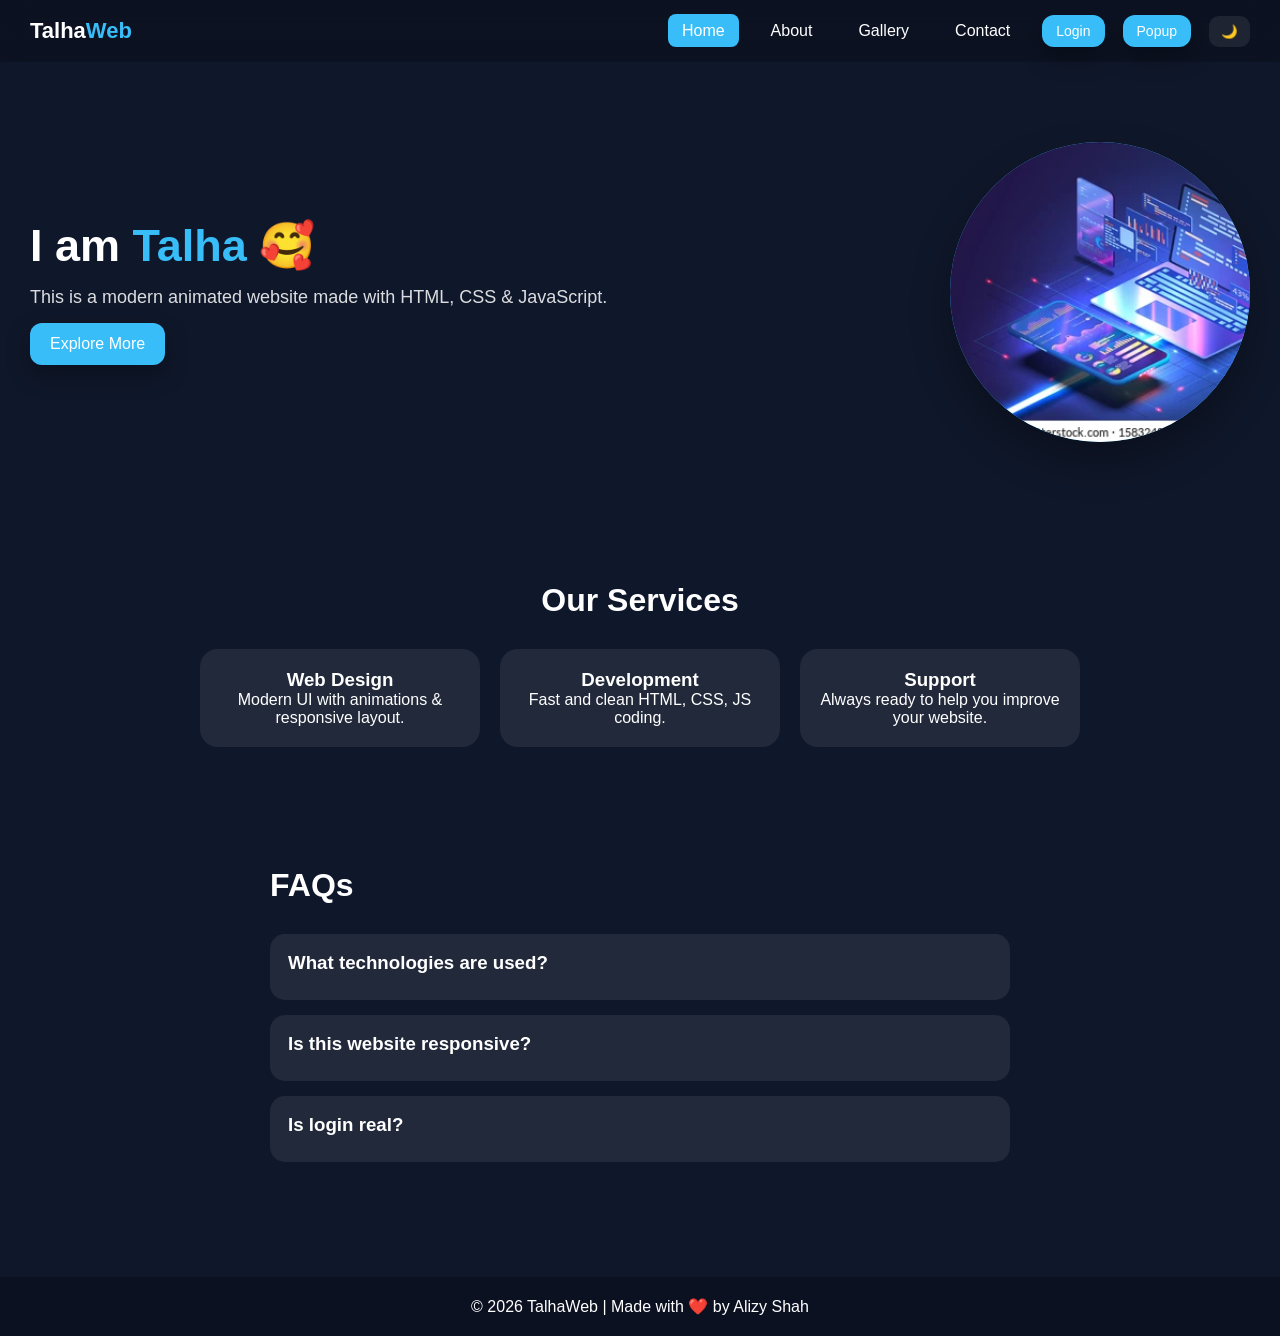
<file: index.html>
<!DOCTYPE html>
<html lang="en">
<head>
  <meta charset="UTF-8" />
  <meta name="viewport" content="width=device-width, initial-scale=1.0" />
  <title>Talha Website</title>
  <link rel="stylesheet" href="style.css" />
</head>
<body>

    <!-- Loader -->
<div id="loader">
  <div class="spinner"></div>
  <h2>Loading TalhaWeb...</h2>
</div>


  <!-- Navbar -->
  <header class="header">
    <nav class="navbar">
      <div class="logo">Talha<span>Web</span></div>

      <ul class="nav-links" id="navLinks">
        <li><a href="index.html" class="active">Home</a></li>
        <li><a href="about.html">About</a></li>
        <li><a href="gallery.html">Gallery</a></li>
        <li><a href="contact.html">Contact</a></li>

        <li><button class="btn small-btn" id="loginBtn">Login</button></li>

        <li><button class="btn small-btn" id="openPopup">Popup</button></li>
        <li><button class="toggle" id="themeBtn">🌙</button></li>
      </ul>

      <div class="menu" id="menuBtn">☰</div>
    </nav>
  </header>

  <!-- Hero Section -->
  <section class="hero">
    <div class="hero-content animate">
     <h1>I am <span id="typing"></span></h1>

      <p>
        This is a modern animated website made with HTML, CSS & JavaScript.
      </p>
      <button class="btn" id="scrollBtn">Explore More</button>
    </div>

    <div class="hero-image animate">
  <div class="blob">
    <img src="img/coding.jpg" alt="Talha Image">
  </div>
</div>

  </section>

  <!-- Services Section -->
  <section class="services" id="services">
    <h2 class="section-title animate">Our Services</h2>

    <div class="service-box">
      <div class="card animate">
        <h3>Web Design</h3>
        <p>Modern UI with animations & responsive layout.</p>
      </div>

      <div class="card animate">
        <h3>Development</h3>
        <p>Fast and clean HTML, CSS, JS coding.</p>
      </div>

      <div class="card animate">
        <h3>Support</h3>
        <p>Always ready to help you improve your website.</p>
      </div>
    </div>
  </section>

  <section class="faq">
  <h2 class="section-title">FAQs</h2>

  <div class="faq-item">
    <h3>What technologies are used?</h3>
    <p>HTML, CSS, JavaScript with animations.</p>
  </div>

  <div class="faq-item">
    <h3>Is this website responsive?</h3>
    <p>Yes, it works on mobile, tablet & desktop.</p>
  </div>

  <div class="faq-item">
    <h3>Is login real?</h3>
    <p>No, this is demo login for learning.</p>
  </div>
</section>


  <!-- Footer -->
  <footer class="footer">
    <p>© 2026 TalhaWeb | Made with ❤️ by Alizy Shah</p>
  </footer>

  <!-- Popup -->
  <div class="popup-overlay" id="popupOverlay">
    <div class="popup">
      <h2>🎉 Welcome Talha!</h2>
      <p>This is a beautiful popup made with JS.</p>
      <button class="btn" id="closePopup">OK</button>
    </div>
  </div>

<!-- Scroll Progress Bar -->
<div id="progressBar"></div>

<!-- Back To Top Button -->
<button id="topBtn">⬆</button>

<!-- Login Popup -->
<div class="popup-overlay" id="loginOverlay">
  <div class="login-popup">
    <h2>🔐 Login</h2>

    <form id="loginForm">
      <input type="text" placeholder="Username" required />
      <input type="password" placeholder="Password" required />
      <button class="btn" type="submit">Login</button>
    </form>

    <p class="close-text" id="closeLogin">Cancel</p>
  </div>
</div>


  <script src="script.js"></script>
</body>
</html>
</file>
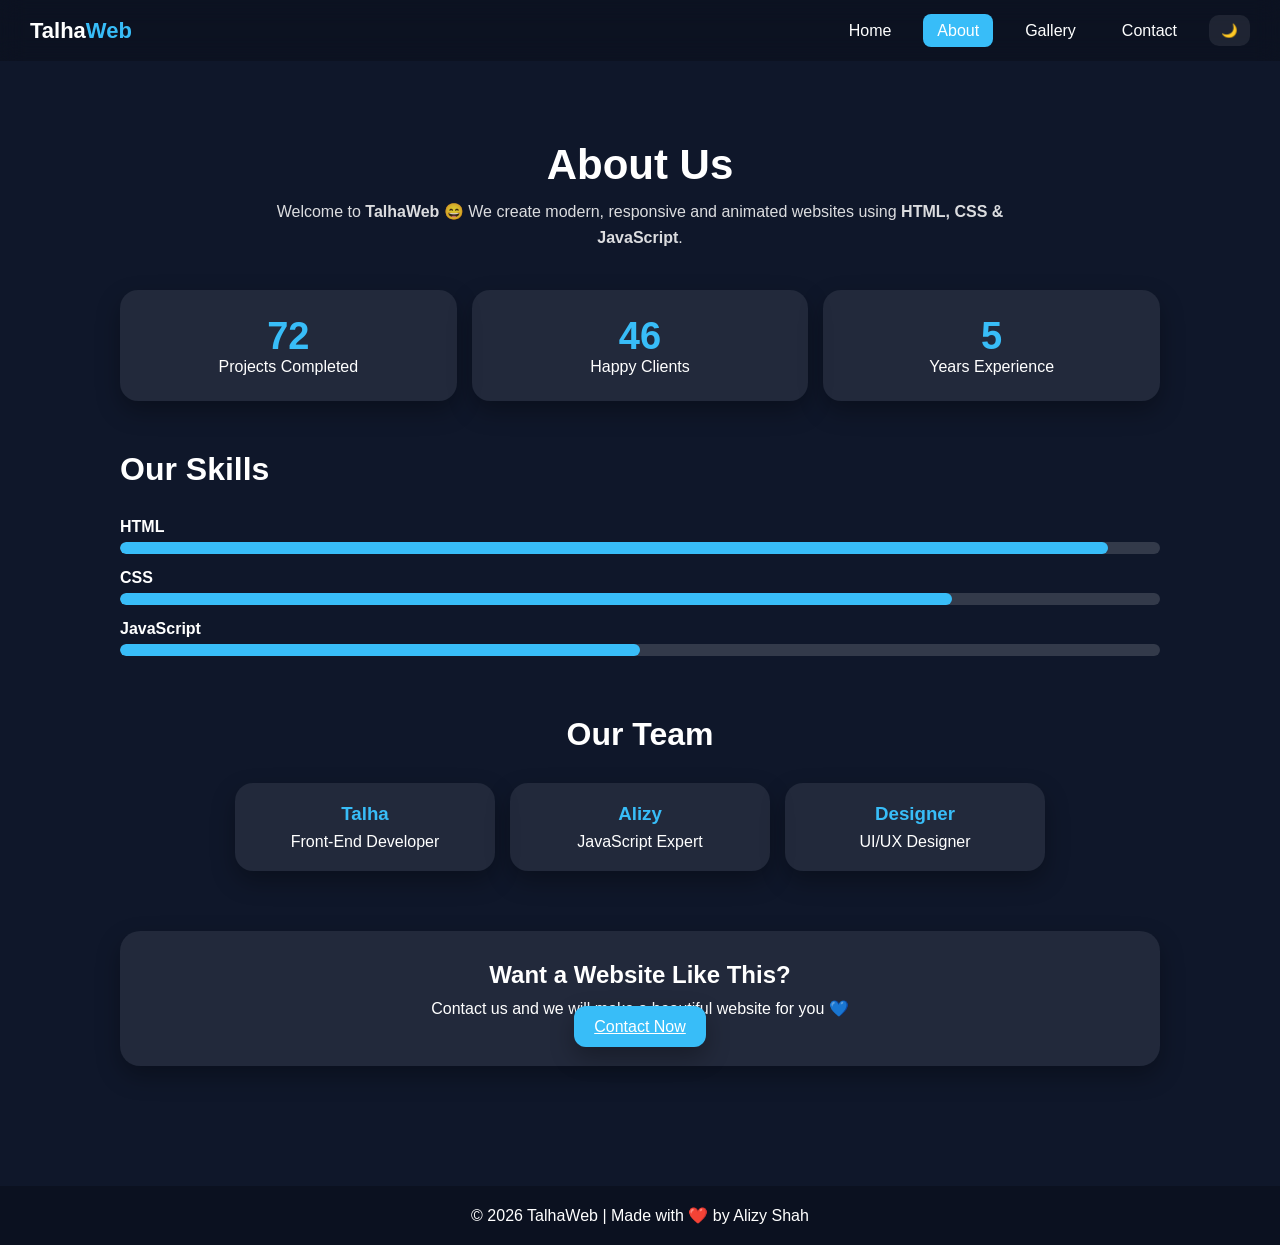
<file: about.html>
<!DOCTYPE html>
<html lang="en">
<head>
  <meta charset="UTF-8" />
  <meta name="viewport" content="width=device-width, initial-scale=1.0" />
  <title>About - Talha Website</title>
  <link rel="stylesheet" href="style.css" />
</head>
<body>

  <header class="header">
    <nav class="navbar">
      <div class="logo">Talha<span>Web</span></div>

      <ul class="nav-links" id="navLinks">
        <li><a href="index.html">Home</a></li>
        <li><a href="about.html" class="active">About</a></li>
        <li><a href="gallery.html">Gallery</a></li>

        <li><a href="contact.html">Contact</a></li>

        <li><button class="toggle" id="themeBtn">🌙</button></li>
      </ul>

      <div class="menu" id="menuBtn">☰</div>
    </nav>
  </header>

  <section class="about-page">

  <div class="about-hero animate">
    <h1>About Us</h1>
    <p>
      Welcome to <b>TalhaWeb</b> 😄  
      We create modern, responsive and animated websites using
      <b>HTML, CSS & JavaScript</b>.
    </p>
  </div>

  <!-- Counters -->
  <div class="counter-box">
    <div class="counter-card animate">
      <h2 class="count" data-target="120">0</h2>
      <p>Projects Completed</p>
    </div>

    <div class="counter-card animate">
      <h2 class="count" data-target="50">0</h2>
      <p>Happy Clients</p>
    </div>

    <div class="counter-card animate">
      <h2 class="count" data-target="5">0</h2>
      <p>Years Experience</p>
    </div>
  </div>

  <!-- Skills -->
  <div class="skills-section animate">
    <h2 class="section-title">Our Skills</h2>

    <div class="skill">
      <p>HTML</p>
      <div class="bar"><span style="width: 95%"></span></div>
    </div>

    <div class="skill">
      <p>CSS</p>
      <div class="bar"><span style="width: 80%"></span></div>
    </div>

    <div class="skill">
      <p>JavaScript</p>
      <div class="bar"><span style="width: 50%"></span></div>
    </div>
  </div>

  <!-- Team -->
  <div class="team-section">
    <h2 class="section-title animate">Our Team</h2>

    <div class="team-cards">
      <div class="team-card animate">
        <h3>Talha</h3>
        <p>Front-End Developer</p>
      </div>

      <div class="team-card animate">
        <h3>Alizy</h3>
        <p>JavaScript Expert</p>
      </div>

      <div class="team-card animate">
        <h3>Designer</h3>
        <p>UI/UX Designer</p>
      </div>
    </div>
  </div>

  <!-- CTA -->
  <div class="about-cta animate">
    <h2>Want a Website Like This?</h2>
    <p>Contact us and we will make a beautiful website for you 💙</p>
    <a href="contact.html" class="btn">Contact Now</a>
  </div>

</section>


  <footer class="footer">
    <p>© 2026 TalhaWeb | Made with ❤️ by Alizy Shah</p>
  </footer>

  <!-- Scroll Progress Bar -->
<div id="progressBar"></div>

<!-- Back To Top Button -->
<button id="topBtn">⬆</button>

<!-- Login Popup -->
<div class="popup-overlay" id="loginOverlay">
  <div class="login-popup">
    <h2>🔐 Login</h2>

    <form id="loginForm">
      <input type="text" placeholder="Username" required />
      <input type="password" placeholder="Password" required />
      <button class="btn" type="submit">Login</button>
    </form>

    <p class="close-text" id="closeLogin">Cancel</p>
  </div>
</div>


  <script src="script.js"></script>
</body>
</html>
</file>
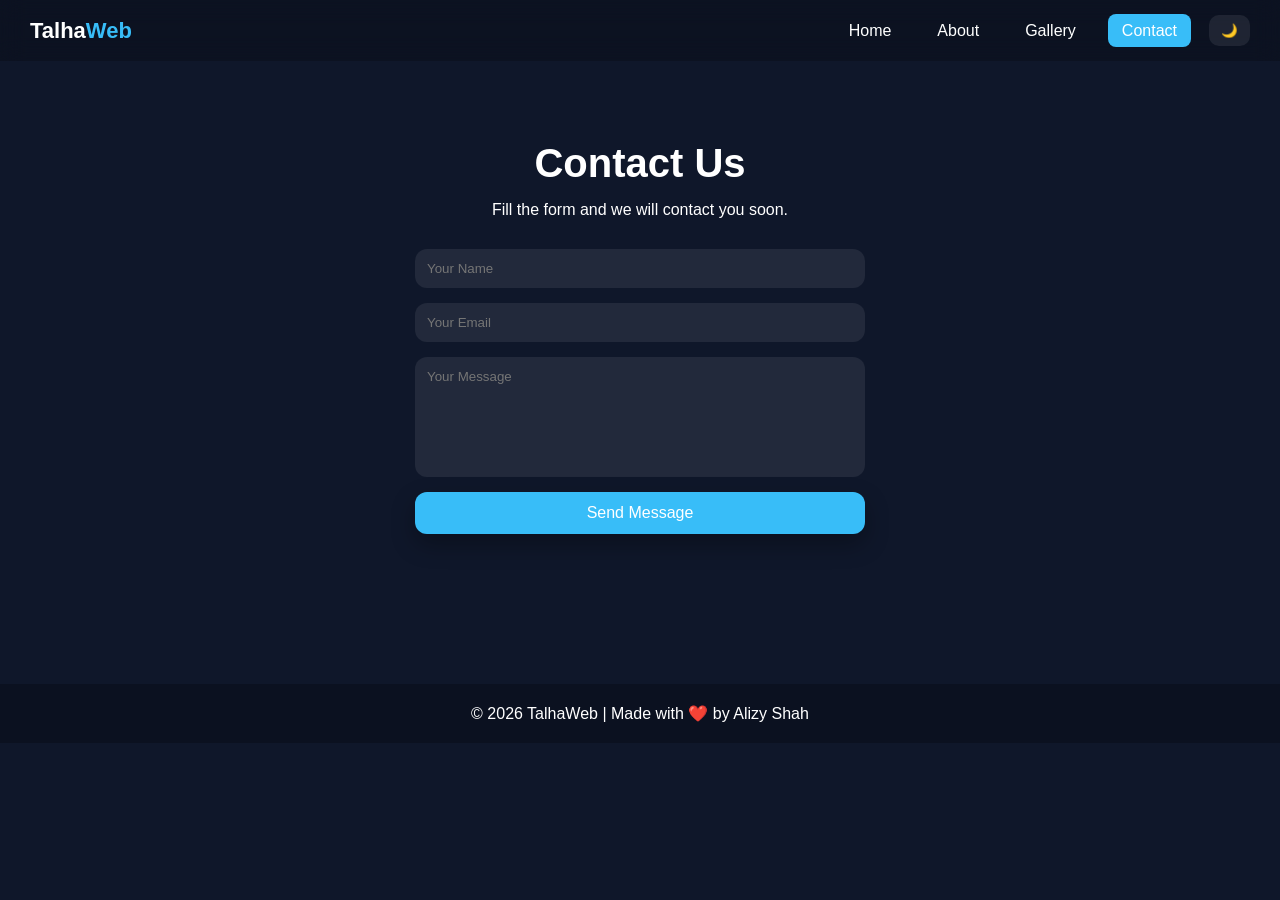
<file: contact.html>
<!DOCTYPE html>
<html lang="en">
<head>
  <meta charset="UTF-8" />
  <meta name="viewport" content="width=device-width, initial-scale=1.0" />
  <title>Contact - Talha Website</title>
  <link rel="stylesheet" href="style.css" />
</head>
<body>

  <header class="header">
    <nav class="navbar">
      <div class="logo">Talha<span>Web</span></div>

      <ul class="nav-links" id="navLinks">
        <li><a href="index.html">Home</a></li>
        <li><a href="about.html">About</a></li>
        <li><a href="gallery.html">Gallery</a></li>

        <li><a href="contact.html" class="active">Contact</a></li>
        <li><button class="toggle" id="themeBtn">🌙</button></li>
      </ul>

      <div class="menu" id="menuBtn">☰</div>
    </nav>
  </header>

  <section class="page">
    <h1 class="animate">Contact Us</h1>
    <p class="animate">Fill the form and we will contact you soon.</p>

    <form class="contact-form animate" id="contactForm">
      <input type="text" placeholder="Your Name" required />
      <input type="email" placeholder="Your Email" required />
      <textarea placeholder="Your Message" required></textarea>
      <button class="btn" type="submit">Send Message</button>
    </form>
  </section>

  <!-- Popup -->
  <div class="popup-overlay" id="popupOverlay">
    <div class="popup">
      <h2>✅ Message Sent!</h2>
      <p>Thanks Talha, we received your message.</p>
      <button class="btn" id="closePopup">OK</button>
    </div>
  </div>

  <footer class="footer">
    <p>© 2026 TalhaWeb | Made with ❤️ by Alizy Shah</p>
  </footer>

  <!-- Scroll Progress Bar -->
<div id="progressBar"></div>

<!-- Back To Top Button -->
<button id="topBtn">⬆</button>

<!-- Login Popup -->
<div class="popup-overlay" id="loginOverlay">
  <div class="login-popup">
    <h2>🔐 Login</h2>

    <form id="loginForm">
      <input type="text" placeholder="Username" required />
      <input type="password" placeholder="Password" required />
      <button class="btn" type="submit">Login</button>
    </form>

    <p class="close-text" id="closeLogin">Cancel</p>
  </div>
</div>


  <script src="script.js"></script>
</body>
</html>
</file>
<file: style.css>
* {
  margin: 0;
  padding: 0;
  box-sizing: border-box;
  font-family: Arial, sans-serif;
}

:root {
  --bg: #0f172a;
  --text: #ffffff;
  --card: rgba(255, 255, 255, 0.08);
  --primary: #38bdf8;
  --shadow: rgba(0, 0, 0, 0.3);
}

body.light {
  --bg: #f8fafc;
  --text: #0f172a;
  --card: rgba(0, 0, 0, 0.06);
  --primary: #2563eb;
}

body {
  background: var(--bg);
  color: var(--text);
  transition: 0.3s ease;
}

/* Navbar */
.header {
  position: sticky;
  top: 0;
  z-index: 999;
  background: rgba(0, 0, 0, 0.2);
  backdrop-filter: blur(12px);
}

.navbar {
  display: flex;
  justify-content: space-between;
  align-items: center;
  padding: 15px 30px;
}

.logo {
  font-size: 22px;
  font-weight: bold;
}
.logo span {
  color: var(--primary);
}

.nav-links {
  list-style: none;
  display: flex;
  align-items: center;
  gap: 18px;
}

.nav-links li a {
  text-decoration: none;
  color: var(--text);
  padding: 8px 14px;
  border-radius: 8px;
  transition: 0.3s;
}

.nav-links li a:hover,
.nav-links li a.active {
  background: var(--primary);
  color: white;
}

.menu {
  display: none;
  font-size: 26px;
  cursor: pointer;
}

.toggle {
  border: none;
  background: var(--card);
  color: var(--text);
  padding: 8px 12px;
  border-radius: 10px;
  cursor: pointer;
}

/* Hero */
.hero {
  display: flex;
  justify-content: space-between;
  align-items: center;
  padding: 80px 30px;
  gap: 30px;
}

.hero-content h1 {
  font-size: 45px;
}
.hero-content h1 span {
  color: var(--primary);
}

.hero-content p {
  margin: 15px 0;
  font-size: 18px;
  opacity: 0.85;
}

.btn {
  padding: 12px 20px;
  border: none;
  border-radius: 12px;
  background: var(--primary);
  color: white;
  font-size: 16px;
  cursor: pointer;
  transition: 0.3s;
  box-shadow: 0 10px 25px var(--shadow);
}

.btn:hover {
  transform: translateY(-3px);
}

.small-btn {
  padding: 8px 14px;
  font-size: 14px;
}

.hero-image {
  width: 300px;
  height: 300px;
  position: relative;
}

.blob {
  width: 300px;
  height: 300px;
  border-radius: 50%;
  background: var(--primary);
  display: flex;
  justify-content: center;
  align-items: center;
  animation: blobMove 4s infinite alternate;
  overflow: hidden;
  box-shadow: 0 20px 40px var(--shadow);
}

.blob img {
  width: 100%;
  height: 100%;
  object-fit: cover;
}


/* Services */
.services {
  padding: 60px 30px;
  text-align: center;
}

.section-title {
  font-size: 32px;
  margin-bottom: 30px;
}

.service-box {
  display: flex;
  gap: 20px;
  justify-content: center;
  flex-wrap: wrap;
}

.card {
  background: var(--card);
  padding: 20px;
  border-radius: 18px;
  width: 280px;
  transition: 0.3s;
}

.card:hover {
  transform: translateY(-6px);
  box-shadow: 0 10px 30px var(--shadow);
}

/* Pages */
.page {
  padding: 80px 30px;
  text-align: center;
}

.page h1 {
  font-size: 40px;
  margin-bottom: 15px;
}

.page p {
  max-width: 700px;
  margin: auto;
  opacity: 0.85;
}

/* About Cards */
.about-cards {
  display: flex;
  justify-content: center;
  flex-wrap: wrap;
  gap: 20px;
  margin-top: 30px;
}

/* Contact Form */
.contact-form {
  max-width: 450px;
  margin: 30px auto;
  display: flex;
  flex-direction: column;
  gap: 15px;
}

.contact-form input,
.contact-form textarea {
  padding: 12px;
  border-radius: 12px;
  border: none;
  outline: none;
  background: var(--card);
  color: var(--text);
}

.contact-form textarea {
  height: 120px;
  resize: none;
}

/* Footer */
.footer {
  text-align: center;
  padding: 20px;
  background: rgba(0, 0, 0, 0.25);
  margin-top: 40px;
}

/* Popup */
.popup-overlay {
  position: fixed;
  top: 0;
  left: 0;
  width: 100%;
  height: 100%;
  background: rgba(0, 0, 0, 0.6);
  display: flex;
  justify-content: center;
  align-items: center;
  opacity: 0;
  visibility: hidden;
  transition: 0.3s;
  z-index: 1000;
}

.popup-overlay.show {
  opacity: 1;
  visibility: visible;
}

.popup {
  background: var(--bg);
  padding: 25px;
  border-radius: 18px;
  text-align: center;
  width: 320px;
  box-shadow: 0 10px 40px var(--shadow);
  animation: popupZoom 0.3s ease;
}

@keyframes popupZoom {
  from {
    transform: scale(0.8);
  }
  to {
    transform: scale(1);
  }
}

/* Scroll Animations */
.animate {
  opacity: 0;
  transform: translateY(30px);
  transition: 0.7s ease;
}

.animate.show {
  opacity: 1;
  transform: translateY(0);
}
/* =========================
   LOADER
========================= */
#loader {
  position: fixed;
  top: 0;
  left: 0;
  width: 100%;
  height: 100%;
  background: var(--bg);
  display: flex;
  flex-direction: column;
  justify-content: center;
  align-items: center;
  z-index: 2000;
  transition: 0.4s ease;
}

#loader h2 {
  margin-top: 15px;
  font-size: 20px;
  opacity: 0.85;
}

.spinner {
  width: 70px;
  height: 70px;
  border-radius: 50%;
  border: 7px solid rgba(255, 255, 255, 0.2);
  border-top: 7px solid var(--primary);
  animation: spin 1s linear infinite;
}

@keyframes spin {
  0% {
    transform: rotate(0deg);
  }
  100% {
    transform: rotate(360deg);
  }
}



/* =========================
   PROGRESS BAR
========================= */
#progressBar {
  position: fixed;
  top: 0;
  left: 0;
  height: 5px;
  width: 0%;
  background: var(--primary);
  z-index: 3000;
  transition: 0.1s;
}

/* =========================
   BACK TO TOP BUTTON
========================= */
#topBtn {
  position: fixed;
  bottom: 25px;
  right: 25px;
  width: 50px;
  height: 50px;
  border: none;
  border-radius: 50%;
  background: var(--primary);
  color: white;
  font-size: 20px;
  cursor: pointer;
  display: none;
  box-shadow: 0 10px 25px var(--shadow);
  transition: 0.3s;
  z-index: 3000;
}

#topBtn:hover {
  transform: translateY(-5px) scale(1.05);
}

/* =========================
   LOGIN POPUP
========================= */
.login-popup {
  background: var(--bg);
  padding: 30px 25px;
  border-radius: 20px;
  width: 320px;
  text-align: center;
  box-shadow: 0 15px 40px var(--shadow);
  animation: popupZoom 0.3s ease;
}

.login-popup h2 {
  margin-bottom: 15px;
}

.login-popup form {
  display: flex;
  flex-direction: column;
  gap: 15px;
}

.login-popup input {
  padding: 12px;
  border-radius: 12px;
  border: none;
  outline: none;
  background: var(--card);
  color: var(--text);
}

.close-text {
  margin-top: 15px;
  font-size: 14px;
  opacity: 0.7;
  cursor: pointer;
}

.close-text:hover {
  opacity: 1;
  color: var(--primary);
}

/* FAQ */
.faq {
  padding: 60px 30px;
  max-width: 800px;
  margin: auto;
}

.faq-item {
  background: var(--card);
  margin-bottom: 15px;
  padding: 18px;
  border-radius: 15px;
  cursor: pointer;
}

.faq-item h3 {
  margin-bottom: 8px;
}

.faq-item p {
  display: none;
  opacity: 0.85;
}

.faq-item.active p {
  display: block;
}

/* =========================
   GALLERY PAGE
========================= */
.gallery-grid {
  display: grid;
  grid-template-columns: repeat(auto-fit, minmax(220px, 1fr));
  gap: 15px;
  margin-top: 30px;
}

.gallery-img {
  width: 100%;
  height: 200px;
  object-fit: cover;
  border-radius: 16px;
  cursor: pointer;
  transition: 0.3s ease;
  box-shadow: 0 10px 25px var(--shadow);
}

.gallery-img:hover {
  transform: scale(1.05);
}

/* Popup Image Viewer */
.img-popup-box {
  position: relative;
  background: var(--bg);
  padding: 12px;
  border-radius: 18px;
  max-width: 700px;
  width: 90%;
  box-shadow: 0 15px 40px var(--shadow);
}

.img-popup-box img {
  width: 100%;
  border-radius: 14px;
  max-height: 75vh;
  object-fit: cover;
}

#closeImgPopup {
  position: absolute;
  top: 8px;
  right: 12px;
  font-size: 20px;
  cursor: pointer;
  background: var(--primary);
  color: white;
  padding: 6px 10px;
  border-radius: 10px;
}

/* =========================
   ABOUT PAGE
========================= */
.about-page {
  padding: 80px 30px;
  max-width: 1100px;
  margin: auto;
}

.about-hero {
  text-align: center;
  margin-bottom: 40px;
}

.about-hero h1 {
  font-size: 42px;
  margin-bottom: 10px;
}

.about-hero p {
  max-width: 750px;
  margin: auto;
  opacity: 0.85;
  line-height: 1.6;
}

/* Counters */
.counter-box {
  display: grid;
  grid-template-columns: repeat(auto-fit, minmax(220px, 1fr));
  gap: 15px;
  margin: 30px 0;
}

.counter-card {
  background: var(--card);
  padding: 25px;
  border-radius: 18px;
  text-align: center;
  box-shadow: 0 10px 25px var(--shadow);
}

.counter-card h2 {
  font-size: 38px;
  color: var(--primary);
}

/* Skills */
.skills-section {
  margin-top: 50px;
}

.skill {
  margin: 15px 0;
  text-align: left;
}

.skill p {
  margin-bottom: 6px;
  font-weight: bold;
}

.bar {
  width: 100%;
  height: 12px;
  background: rgba(255, 255, 255, 0.15);
  border-radius: 20px;
  overflow: hidden;
}

.bar span {
  display: block;
  height: 100%;
  background: var(--primary);
  border-radius: 20px;
}

/* Team */
.team-section {
  margin-top: 60px;
  text-align: center;
}

.team-cards {
  display: flex;
  justify-content: center;
  flex-wrap: wrap;
  gap: 15px;
  margin-top: 25px;
}

.team-card {
  width: 260px;
  padding: 20px;
  background: var(--card);
  border-radius: 18px;
  transition: 0.3s;
  box-shadow: 0 10px 25px var(--shadow);
}

.team-card:hover {
  transform: translateY(-6px);
}

.team-card h3 {
  color: var(--primary);
  margin-bottom: 8px;
}

/* CTA */
.about-cta {
  margin-top: 60px;
  text-align: center;
  background: var(--card);
  padding: 30px;
  border-radius: 20px;
  box-shadow: 0 10px 25px var(--shadow);
}

.about-cta h2 {
  margin-bottom: 10px;
}


/* Responsive */
@media (max-width: 768px) {
  .hero {
    flex-direction: column;
    text-align: center;
  }

  .nav-links {
    position: absolute;
    top: 60px;
    right: -100%;
    width: 220px;
    flex-direction: column;
    background: var(--bg);
    padding: 20px;
    border-radius: 18px;
    transition: 0.3s;
  }

  .nav-links.show {
    right: 20px;
  }

  .menu {
    display: block;
  }
}
</file>
